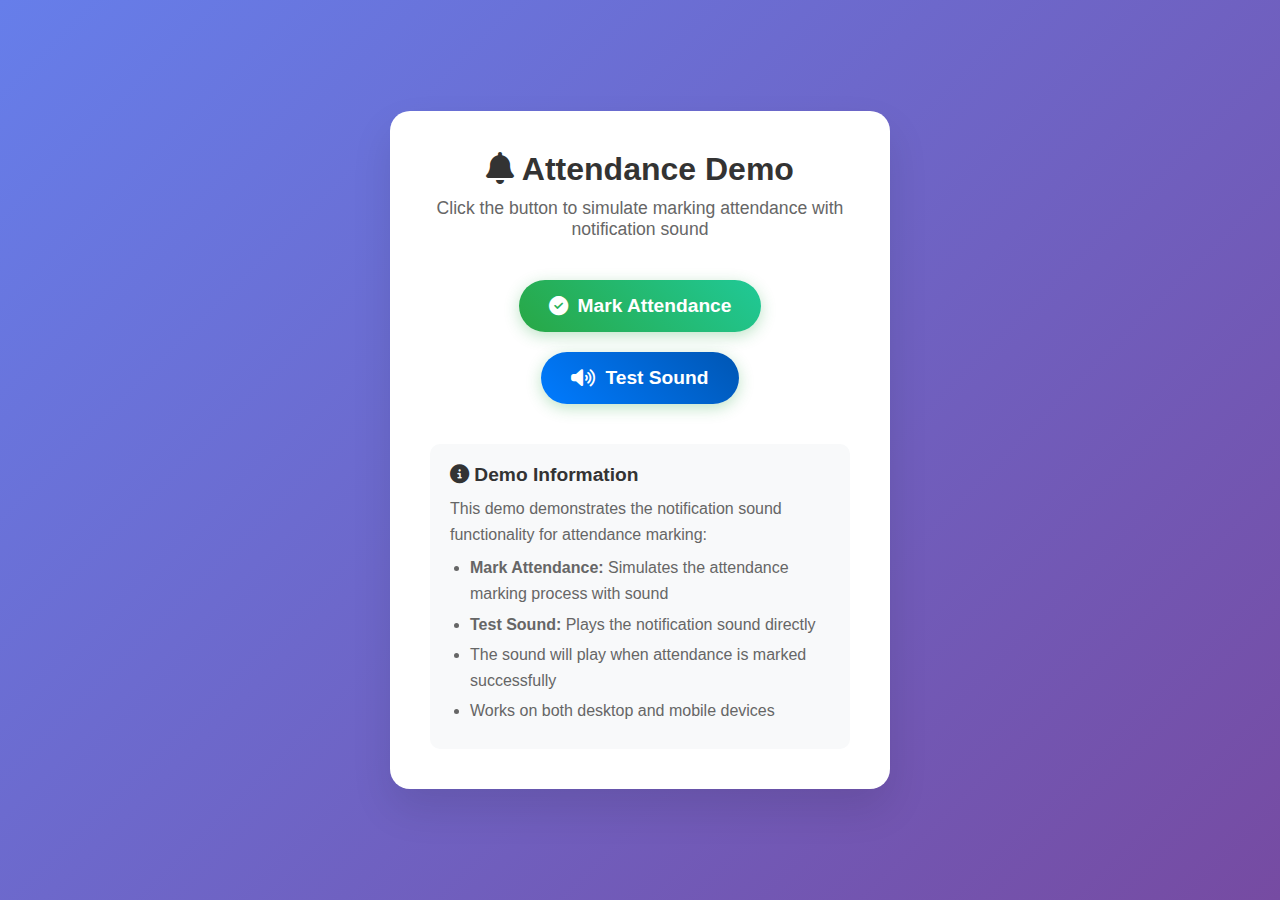
<file: demo.html>
<!DOCTYPE html>
<html lang="en">
<head>
    <meta charset="UTF-8">
    <meta name="viewport" content="width=device-width, initial-scale=1.0">
    <title>Attendance Demo - Notification Sound</title>
    <link rel="stylesheet" href="https://cdnjs.cloudflare.com/ajax/libs/font-awesome/6.2.1/css/all.min.css">
    <style>
        * {
            margin: 0;
            padding: 0;
            box-sizing: border-box;
        }

        body {
            font-family: 'Segoe UI', Tahoma, Geneva, Verdana, sans-serif;
            background: linear-gradient(135deg, #667eea 0%, #764ba2 100%);
            min-height: 100vh;
            display: flex;
            justify-content: center;
            align-items: center;
            padding: 20px;
        }

        .demo-container {
            background: white;
            border-radius: 20px;
            padding: 40px;
            text-align: center;
            box-shadow: 0 20px 40px rgba(0, 0, 0, 0.1);
            max-width: 500px;
            width: 100%;
        }

        .demo-title {
            color: #333;
            margin-bottom: 10px;
            font-size: 2rem;
            font-weight: 600;
        }

        .demo-subtitle {
            color: #666;
            margin-bottom: 30px;
            font-size: 1.1rem;
        }

        .demo-button {
            background: linear-gradient(45deg, #28a745, #20c997);
            color: white;
            border: none;
            padding: 15px 30px;
            border-radius: 50px;
            font-size: 1.2rem;
            font-weight: 600;
            cursor: pointer;
            transition: all 0.3s ease;
            box-shadow: 0 4px 15px rgba(40, 167, 69, 0.3);
            display: inline-flex;
            align-items: center;
            gap: 10px;
            margin: 10px;
        }

        .demo-button:hover {
            transform: translateY(-2px);
            box-shadow: 0 6px 20px rgba(40, 167, 69, 0.4);
        }

        .demo-button:active {
            transform: translateY(0);
        }

        .demo-button:disabled {
            background: #6c757d;
            cursor: not-allowed;
            transform: none;
            box-shadow: none;
        }

        .status-message {
            margin-top: 20px;
            padding: 15px;
            border-radius: 10px;
            font-weight: 500;
            display: none;
        }

        .status-success {
            background: #d4edda;
            color: #155724;
            border: 1px solid #c3e6cb;
        }

        .status-error {
            background: #f8d7da;
            color: #721c24;
            border: 1px solid #f5c6cb;
        }

        .demo-info {
            background: #f8f9fa;
            border-radius: 10px;
            padding: 20px;
            margin-top: 30px;
            text-align: left;
        }

        .demo-info h3 {
            color: #333;
            margin-bottom: 10px;
            font-size: 1.2rem;
        }

        .demo-info p {
            color: #666;
            line-height: 1.6;
            margin-bottom: 8px;
        }

        .demo-info ul {
            color: #666;
            margin-left: 20px;
            line-height: 1.6;
        }

        .demo-info li {
            margin-bottom: 5px;
        }

        @media (max-width: 600px) {
            .demo-container {
                padding: 30px 20px;
            }
            
            .demo-title {
                font-size: 1.8rem;
            }
            
            .demo-button {
                padding: 12px 25px;
                font-size: 1.1rem;
            }
        }
    </style>
</head>
<body>
    <div class="demo-container">
        <h1 class="demo-title">
            <i class="fas fa-bell"></i>
            Attendance Demo
        </h1>
        <p class="demo-subtitle">Click the button to simulate marking attendance with notification sound</p>
        
        <button id="markAttendanceBtn" class="demo-button">
            <i class="fas fa-check-circle"></i>
            Mark Attendance
        </button>
        
        <button id="testSoundBtn" class="demo-button" style="background: linear-gradient(45deg, #007bff, #0056b3);">
            <i class="fas fa-volume-up"></i>
            Test Sound
        </button>
        
        <div id="statusMessage" class="status-message"></div>
        
        <div class="demo-info">
            <h3><i class="fas fa-info-circle"></i> Demo Information</h3>
            <p>This demo demonstrates the notification sound functionality for attendance marking:</p>
            <ul>
                <li><strong>Mark Attendance:</strong> Simulates the attendance marking process with sound</li>
                <li><strong>Test Sound:</strong> Plays the notification sound directly</li>
                <li>The sound will play when attendance is marked successfully</li>
                <li>Works on both desktop and mobile devices</li>
            </ul>
        </div>
    </div>

    <script>
    class AttendanceDemo {
    constructor() {
        this.audioContext = null;
        this.isProcessing = false;
        
        // ⭐ NEW: Define the path to your MP3 notification file ⭐
        this.notificationSoundSrc = 'notification.mp3'; 
        // IMPORTANT: Replace 'path/to/your/notification.mp3' with the actual path to your file.
        
        // Base64 encoded WAV for a simple, universal beep sound (Fallback)
        this.beepBase64 = '[data-uri]';
        
        this.init();
    }

    init() {
        // We still initialize AudioContext in case you want to switch back to synthesis later, 
        // but it's not strictly necessary for playing a simple MP3 via new Audio().
        this.initAudioContext();
        
        // Bind event listeners
        document.getElementById('markAttendanceBtn').addEventListener('click', () => this.markAttendance());
        document.getElementById('testSoundBtn').addEventListener('click', () => this.playNotificationSound());
    }

    initAudioContext() {
        try {
            // Context is not used for the MP3 but kept for completeness
            this.audioContext = new (window.AudioContext || window.webkitAudioContext)();
        } catch (error) {
            console.warn('Audio context not supported:', error);
        }
    }

    async markAttendance() {
        if (this.isProcessing) return;
        
        this.isProcessing = true;
        const button = document.getElementById('markAttendanceBtn');
        const statusMessage = document.getElementById('statusMessage');
        
        button.disabled = true;
        button.innerHTML = '<i class="fas fa-spinner fa-spin"></i> Processing...';
        statusMessage.style.display = 'none';
        
        try {
            await this.delay(1500);
            
            const isSuccess = Math.random() > 0.1;
            
            if (isSuccess) {
                statusMessage.className = 'status-message status-success';
                statusMessage.innerHTML = '<i class="fas fa-check-circle"></i> Attendance marked successfully! (Sound from MP3)';
                statusMessage.style.display = 'block';
                
                // ⭐ Play the MP3 notification sound ⭐
                this.playNotificationSound();
                
                setTimeout(() => {
                    button.innerHTML = '<i class="fas fa-check-circle"></i> Mark Attendance';
                    button.disabled = false;
                }, 2000);
                
            } else {
                statusMessage.className = 'status-message status-error';
                statusMessage.innerHTML = '<i class="fas fa-exclamation-triangle"></i> Failed to mark attendance. Please try again.';
                statusMessage.style.display = 'block';
                
                // Use a different fallback sound for error if desired, 
                // but for this example, we'll stick to the default fallback.
                this.playFallbackNotification(); 

                button.innerHTML = '<i class="fas fa-check-circle"></i> Mark Attendance';
                button.disabled = false;
            }
            
        } catch (error) {
            console.error('Error marking attendance:', error);
            statusMessage.className = 'status-message status-error';
            statusMessage.innerHTML = '<i class="fas fa-exclamation-triangle"></i> An error occurred. Please try again.';
            statusMessage.style.display = 'block';
            
            this.playFallbackNotification();

            button.innerHTML = '<i class="fas fa-check-circle"></i> Mark Attendance';
            button.disabled = false;
        }
        
        this.isProcessing = false;
    }

    // ⭐ MAIN CHANGE: Uses HTML5 Audio to play MP3 file. ⭐
    playNotificationSound() {
        try {
            const audio = new Audio(this.notificationSoundSrc);
            
            // Play the audio and catch any immediate promise rejections
            audio.play().catch(e => {
                console.warn('MP3 playback failed. Falling back to beep.', e);
                // If the MP3 fails to load or play (e.g., due to CORS or file path error), use the internal fallback
                this.playFallbackNotification();
            });

        } catch (error) {
            // Catch synchronous errors (e.g., if new Audio() itself fails)
            console.error('Error initiating HTML5 Audio. Falling back.', error);
            this.playFallbackNotification();
        }
    }

    // This remains the robust, internal Base64 fallback.
    playFallbackNotification() {
        try {
            const audio = new Audio();
            audio.src = this.beepBase64; 
            audio.play().catch(e => {
                console.warn('Final fallback (Base64 beep) failed:', e);
            });
        } catch (e) {
            console.warn('No audio support available:', e);
        }
    }

    delay(ms) {
        return new Promise(resolve => setTimeout(resolve, ms));
    }
}

// Initialize demo when page loads
document.addEventListener('DOMContentLoaded', () => {
    new AttendanceDemo();
});
    </script>
</body>
</html>
</file>
